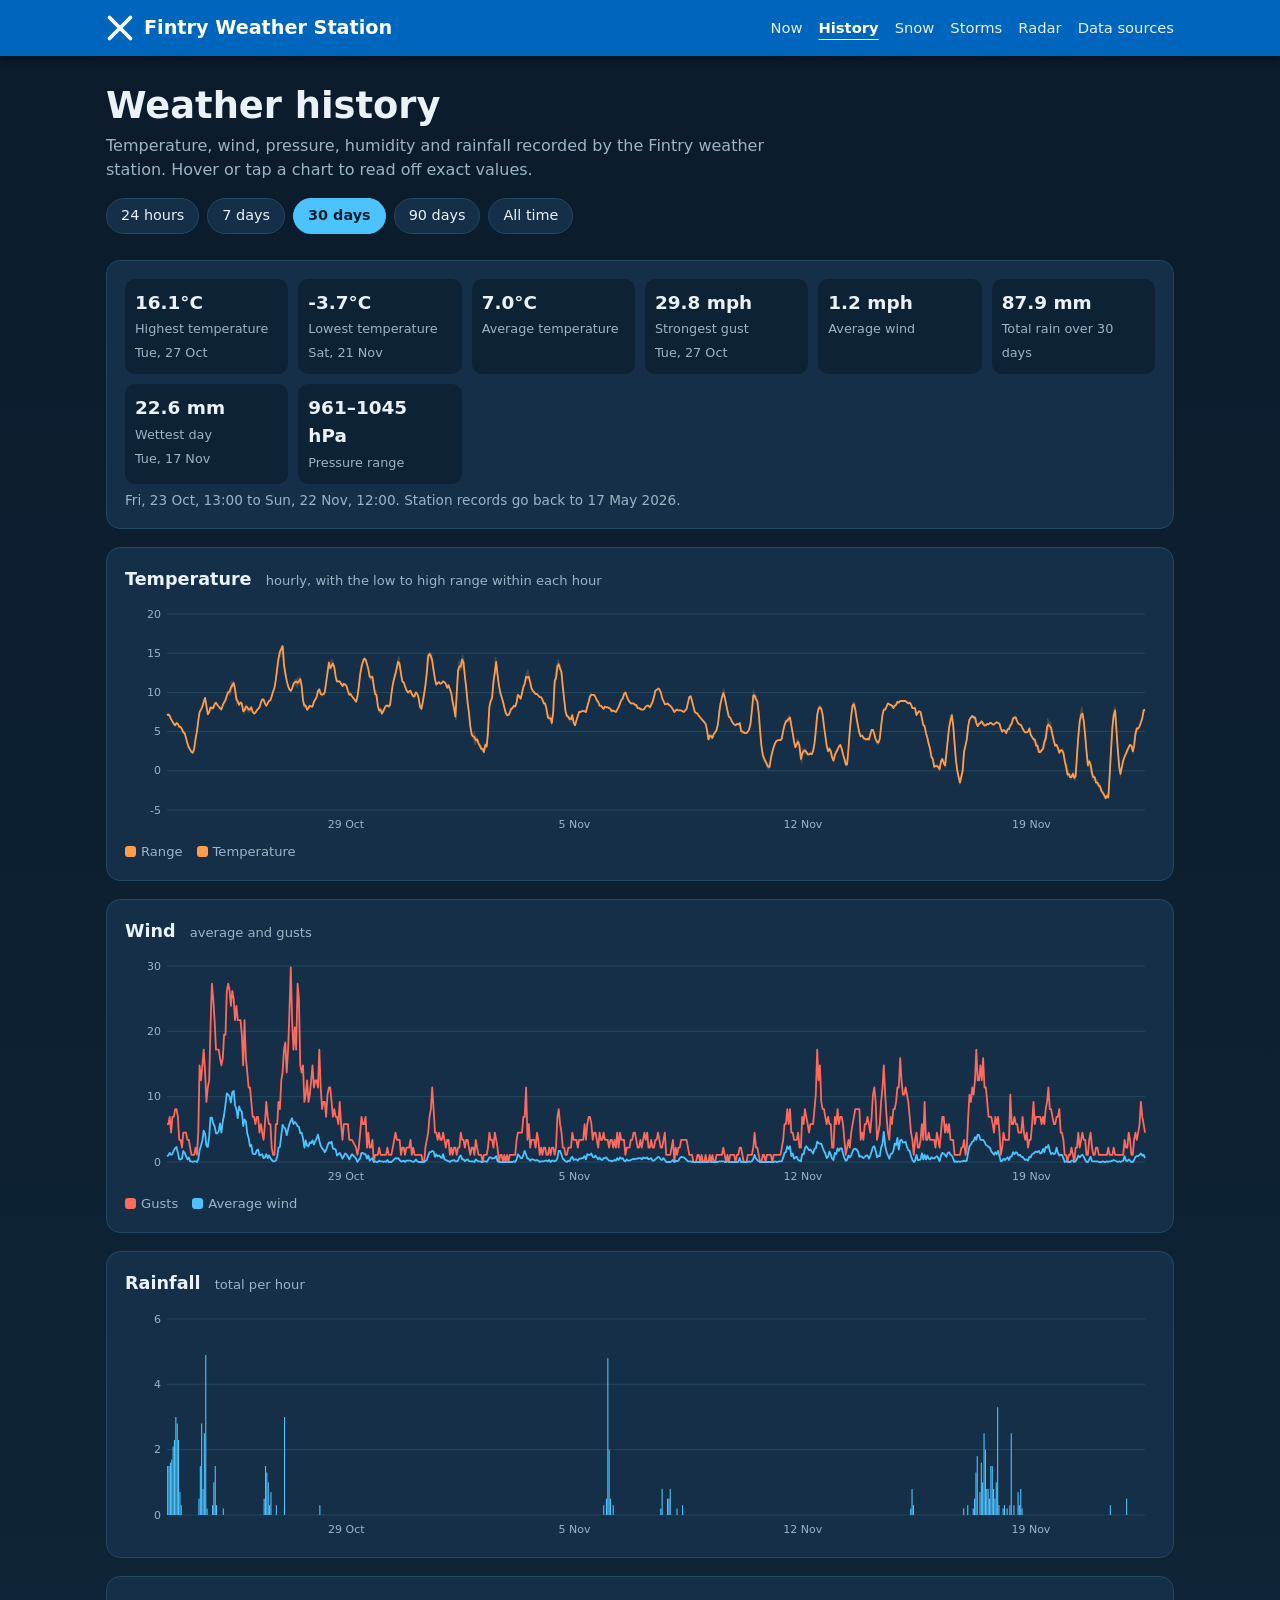
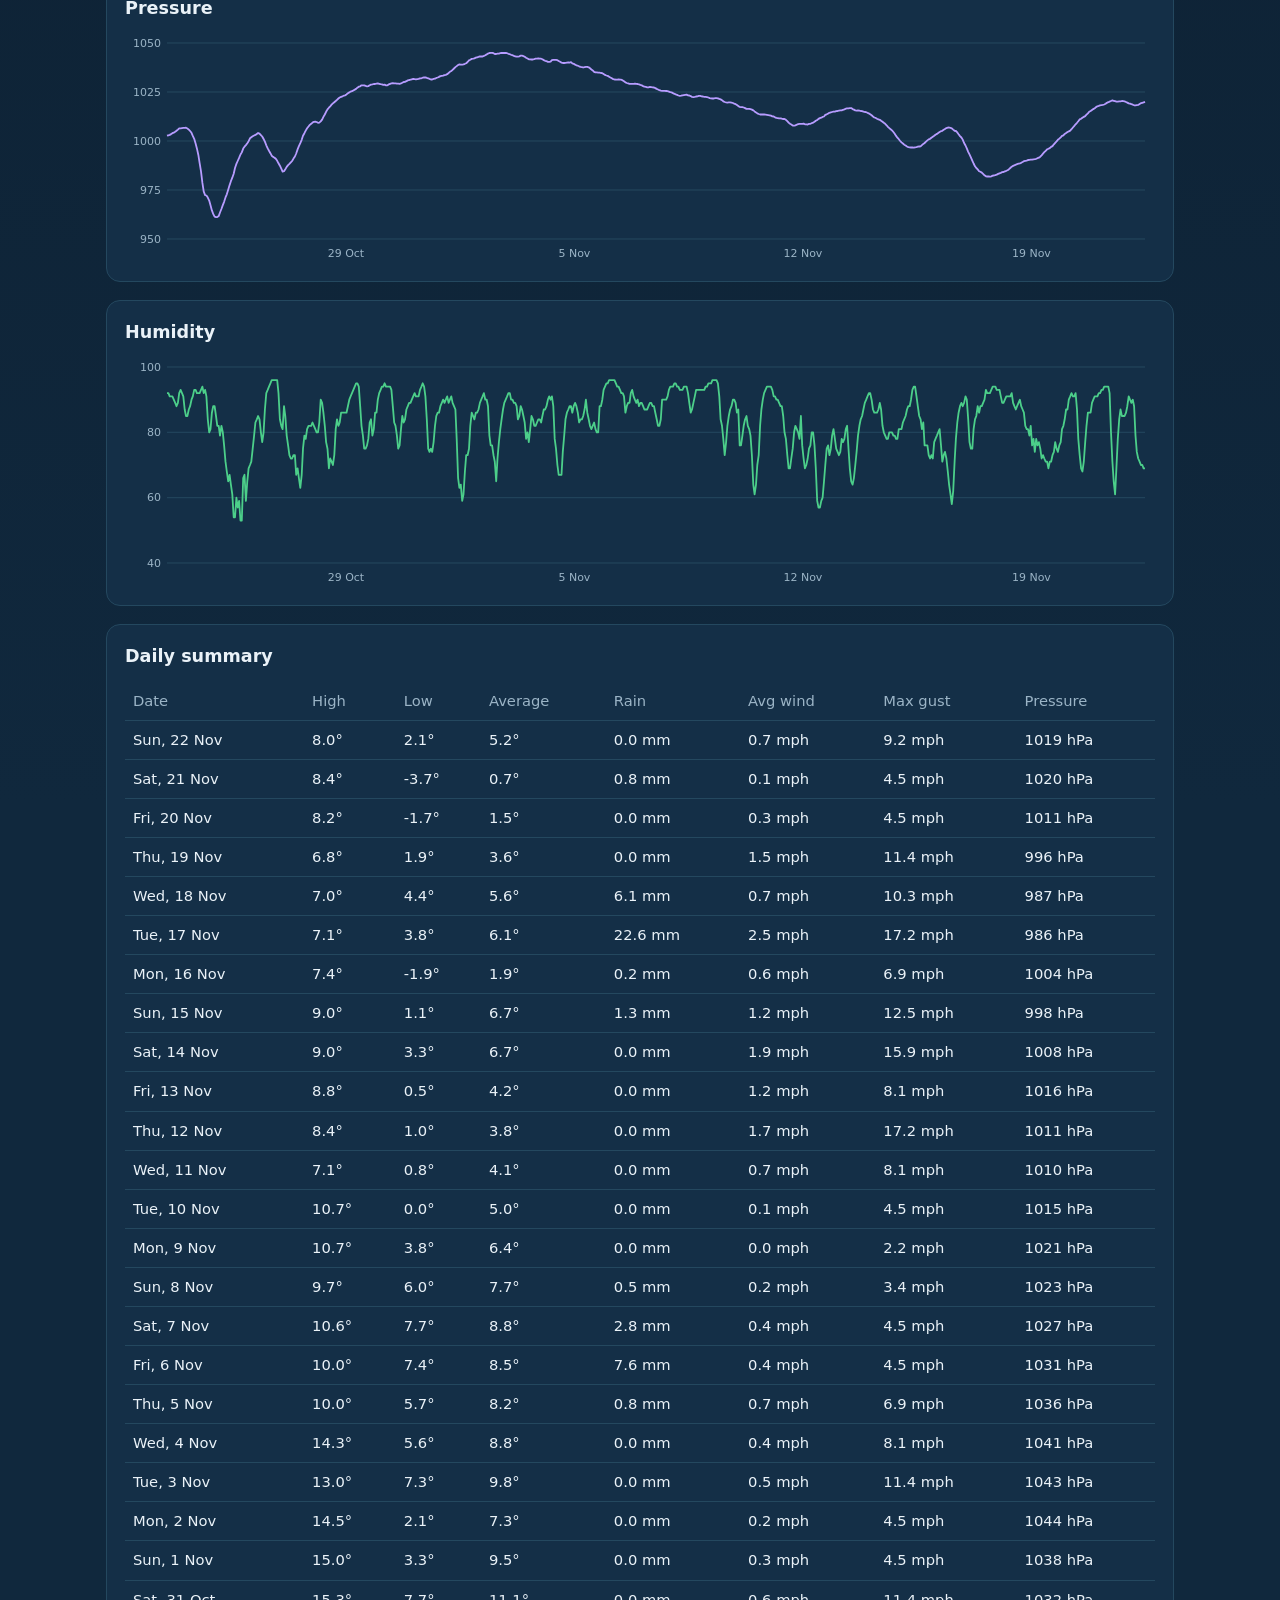
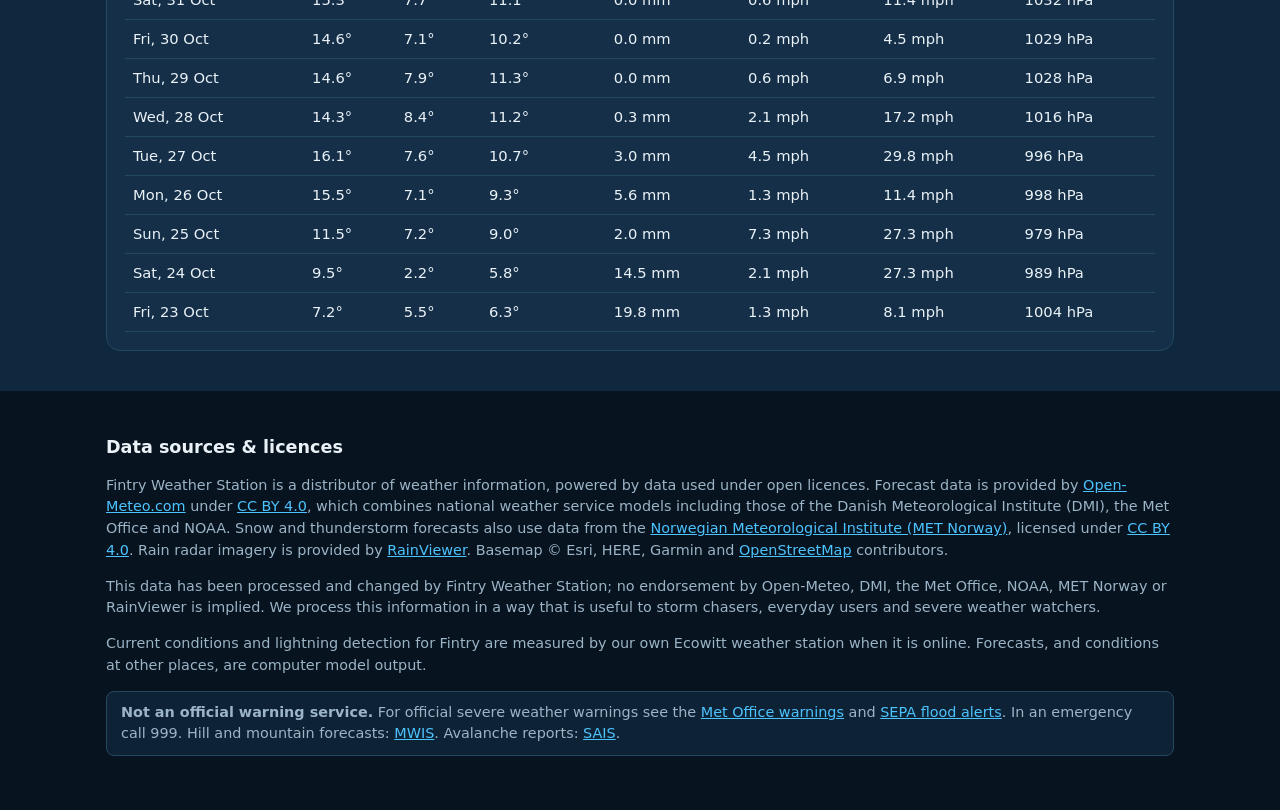
<file: history.html>
<!DOCTYPE html>
<html lang="en-GB">
<head>
<meta charset="utf-8">
<meta name="viewport" content="width=device-width, initial-scale=1">
<title>Weather History – Fintry Weather Station</title>
<meta name="description" content="History of temperature, wind, pressure, humidity and rainfall recorded by the Fintry weather station in Dundee.">
<link rel="stylesheet" href="style.css">
<link rel="manifest" href="manifest.webmanifest">
<meta name="theme-color" content="#0065bd">
<link rel="icon" type="image/png" href="icons/icon-192.png">
<link rel="apple-touch-icon" href="icons/apple-touch-icon.png">
</head>
<body>
<div id="site-header"></div>

<main class="wrap">
  <section class="hero">
    <h1>Weather history</h1>
    <p>Temperature, wind, pressure, humidity and rainfall recorded by the Fintry weather station. Hover or tap a chart to read off exact values.</p>
    <div class="picker" id="ranges" role="tablist" aria-label="Choose a time period"></div>
  </section>

  <section id="summary" class="card"><div class="loading">Loading history…</div></section>

  <section class="card"><h2>Temperature <span class="sub" id="tempSub"></span></h2><div id="cTemp"></div></section>
  <section class="card"><h2>Wind <span class="sub">average and gusts</span></h2><div id="cWind"></div></section>
  <section class="card"><h2>Rainfall <span class="sub" id="rainSub"></span></h2><div id="cRain"></div></section>
  <section class="card"><h2>Pressure</h2><div id="cPress"></div></section>
  <section class="card"><h2>Humidity</h2><div id="cHum"></div></section>

  <section class="card">
    <h2>Daily summary</h2>
    <div class="tablewrap"><table id="dailyTable"></table></div>
  </section>
</main>

<div id="site-footer"></div>

<script src="common.js"></script>
<script src="history.js"></script>
<script data-goatcounter="https://fintryweather.goatcounter.com/count" async src="//gc.zgo.at/count.js"></script>
</body>
</html>
</file>
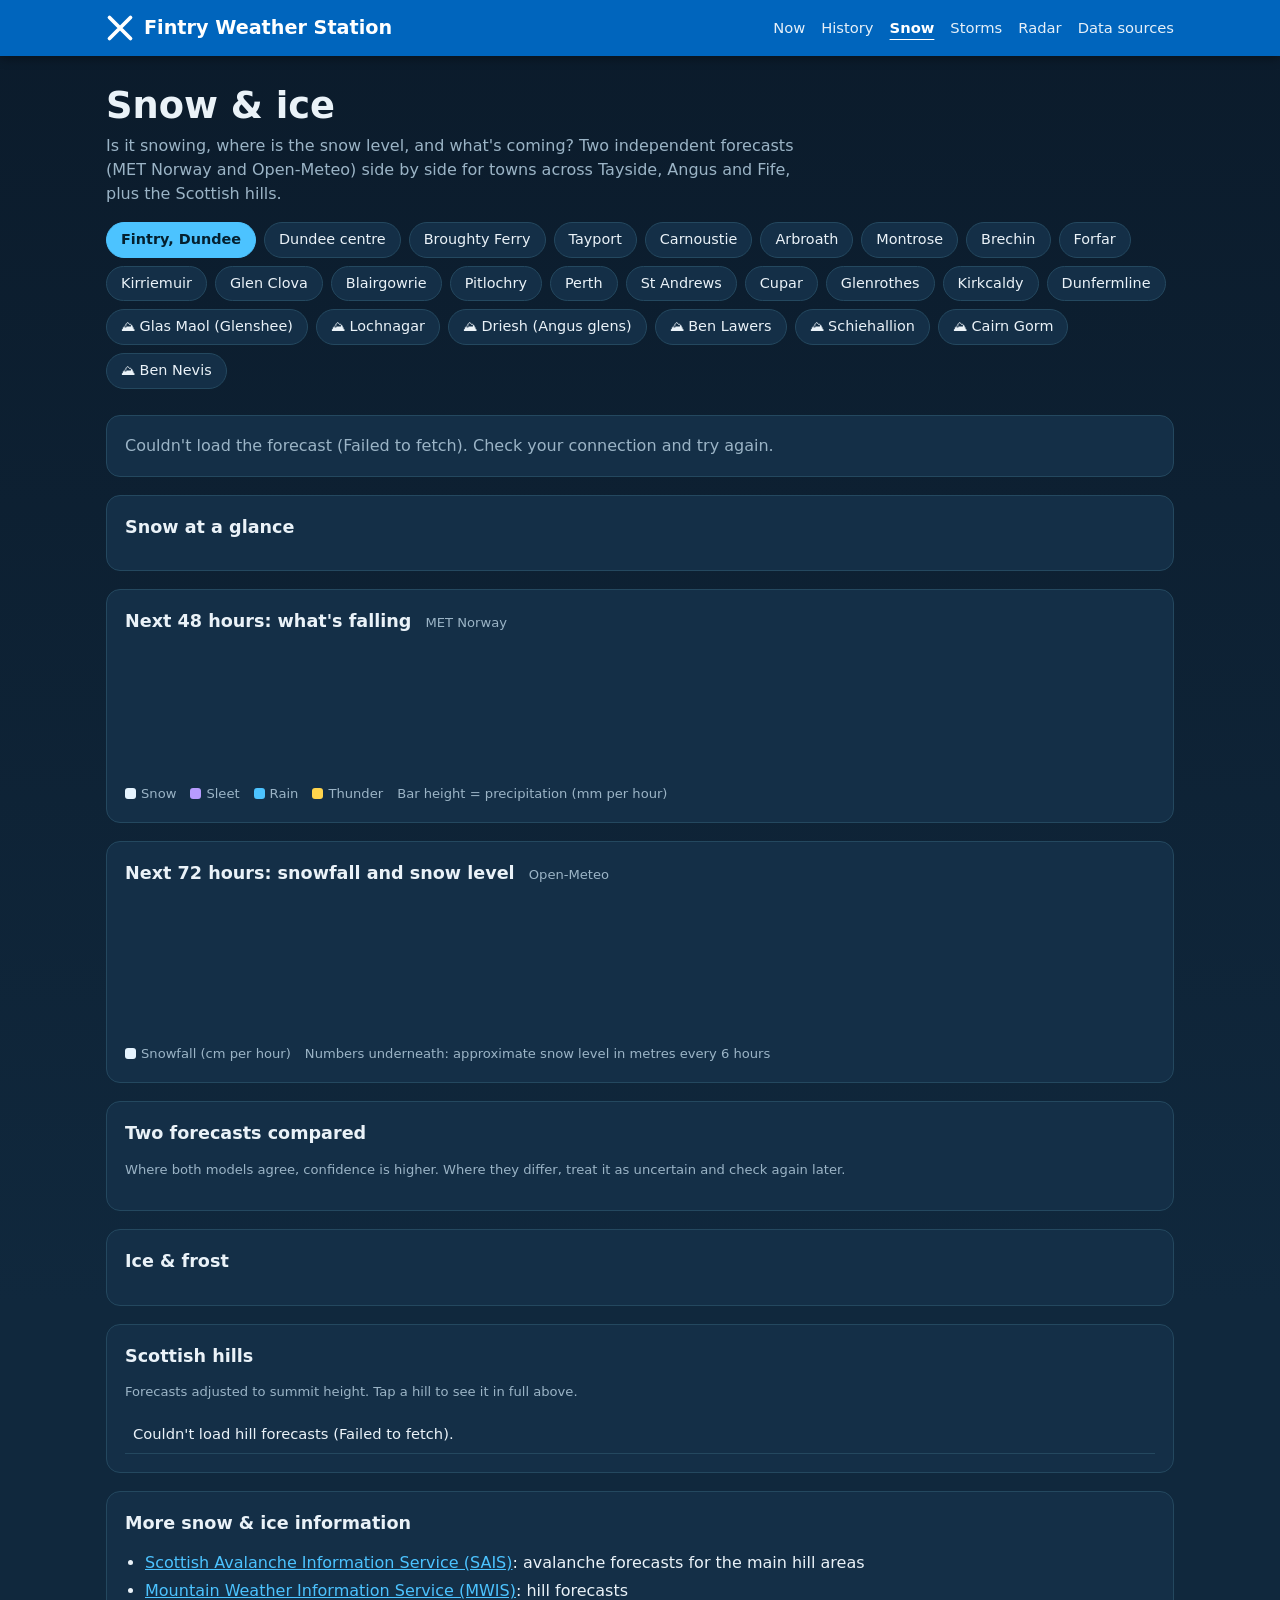
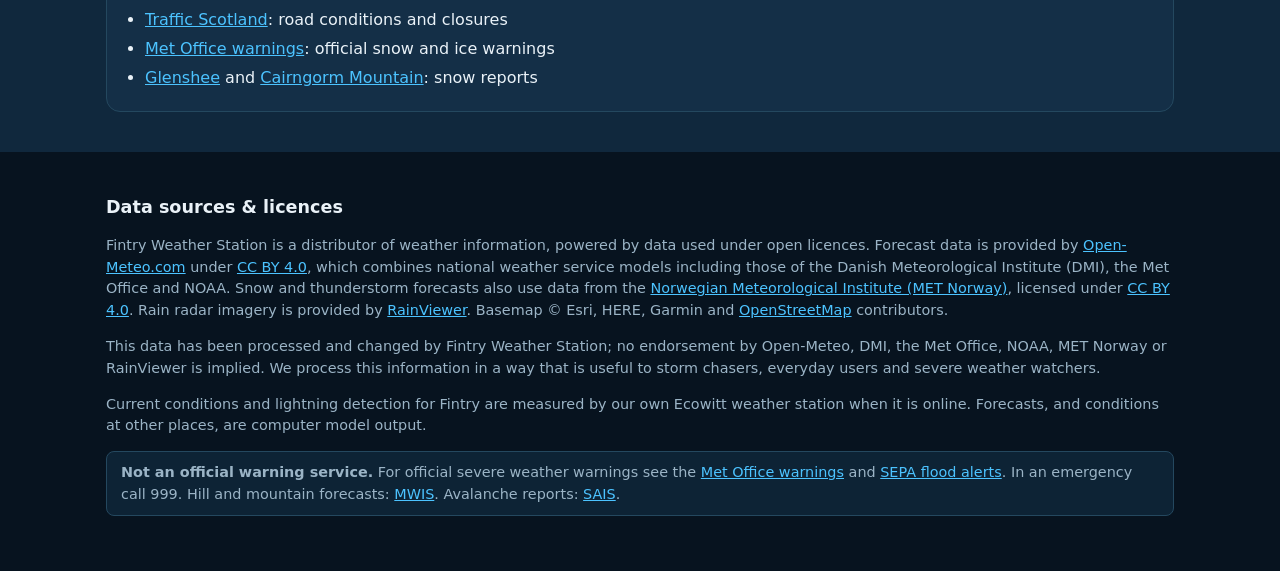
<file: snow.html>
<!DOCTYPE html>
<html lang="en-GB">
<head>
<meta charset="utf-8">
<meta name="viewport" content="width=device-width, initial-scale=1">
<title>Snow &amp; Ice – Fintry Weather Station</title>
<meta name="description" content="Snow forecast, snow level, frost and ice risk for Dundee, Angus, Fife and the Scottish hills, from two independent forecast models.">
<link rel="stylesheet" href="style.css">
<link rel="manifest" href="manifest.webmanifest">
<meta name="theme-color" content="#0065bd">
<link rel="icon" type="image/png" href="icons/icon-192.png">
<link rel="apple-touch-icon" href="icons/apple-touch-icon.png">
</head>
<body>
<div id="site-header"></div>

<main class="wrap">
  <section class="hero">
    <h1>Snow &amp; ice</h1>
    <p>Is it snowing, where is the snow level, and what's coming? Two independent forecasts (MET Norway and Open-Meteo) side by side for towns across Tayside, Angus and Fife, plus the Scottish hills.</p>
    <div class="picker" id="picker" role="tablist" aria-label="Choose a location"></div>
  </section>

  <section id="verdict" class="card" aria-live="polite"><div class="loading">Loading snow forecast…</div></section>

  <section class="card">
    <h2>Snow at a glance <span class="sub" id="siteInfo"></span></h2>
    <div class="stats grid4" id="snowStats"></div>
  </section>

  <section class="card">
    <h2>Next 48 hours: what's falling <span class="sub">MET Norway</span></h2>
    <div id="metChart" class="chart"></div>
    <div class="legend">
      <span><i class="k-snow"></i>Snow</span><span><i class="k-sleet"></i>Sleet</span><span><i class="k-rain"></i>Rain</span><span><i class="k-thunder"></i>Thunder</span>
      <span class="sub">Bar height = precipitation (mm per hour)</span>
    </div>
  </section>

  <section class="card">
    <h2>Next 72 hours: snowfall and snow level <span class="sub">Open-Meteo</span></h2>
    <div id="omChart" class="chart"></div>
    <div id="levelRow" class="levelrow"></div>
    <div class="legend"><span><i class="k-snow"></i>Snowfall (cm per hour)</span>
      <span class="sub">Numbers underneath: approximate snow level in metres every 6 hours</span></div>
  </section>

  <section class="card">
    <h2>Two forecasts compared</h2>
    <p class="sub">Where both models agree, confidence is higher. Where they differ, treat it as uncertain and check again later.</p>
    <div class="tablewrap"><table id="compare"></table></div>
  </section>

  <section class="card">
    <h2>Ice &amp; frost</h2>
    <div id="iceBody" class="storm"></div>
  </section>

  <section class="card">
    <h2>Scottish hills</h2>
    <p class="sub">Forecasts adjusted to summit height. Tap a hill to see it in full above.</p>
    <div class="tablewrap"><table id="hills"></table></div>
  </section>

  <section class="card">
    <h2>More snow &amp; ice information</h2>
    <ul class="links">
      <li><a href="https://www.sais.gov.uk/">Scottish Avalanche Information Service (SAIS)</a>: avalanche forecasts for the main hill areas</li>
      <li><a href="https://www.mwis.org.uk/forecasts/scottish-highlands">Mountain Weather Information Service (MWIS)</a>: hill forecasts</li>
      <li><a href="https://www.traffic.gov.scot/">Traffic Scotland</a>: road conditions and closures</li>
      <li><a href="https://www.metoffice.gov.uk/weather/warnings-and-advice/uk-warnings">Met Office warnings</a>: official snow and ice warnings</li>
      <li><a href="https://www.glenshee.co.uk/">Glenshee</a> and <a href="https://www.cairngormmountain.co.uk/">Cairngorm Mountain</a>: snow reports</li>
    </ul>
  </section>
</main>

<div id="site-footer"></div>
<script src="common.js"></script>
<script src="snow.js"></script>
<script data-goatcounter="https://fintryweather.goatcounter.com/count" async src="//gc.zgo.at/count.js"></script>
</body>
</html>
</file>
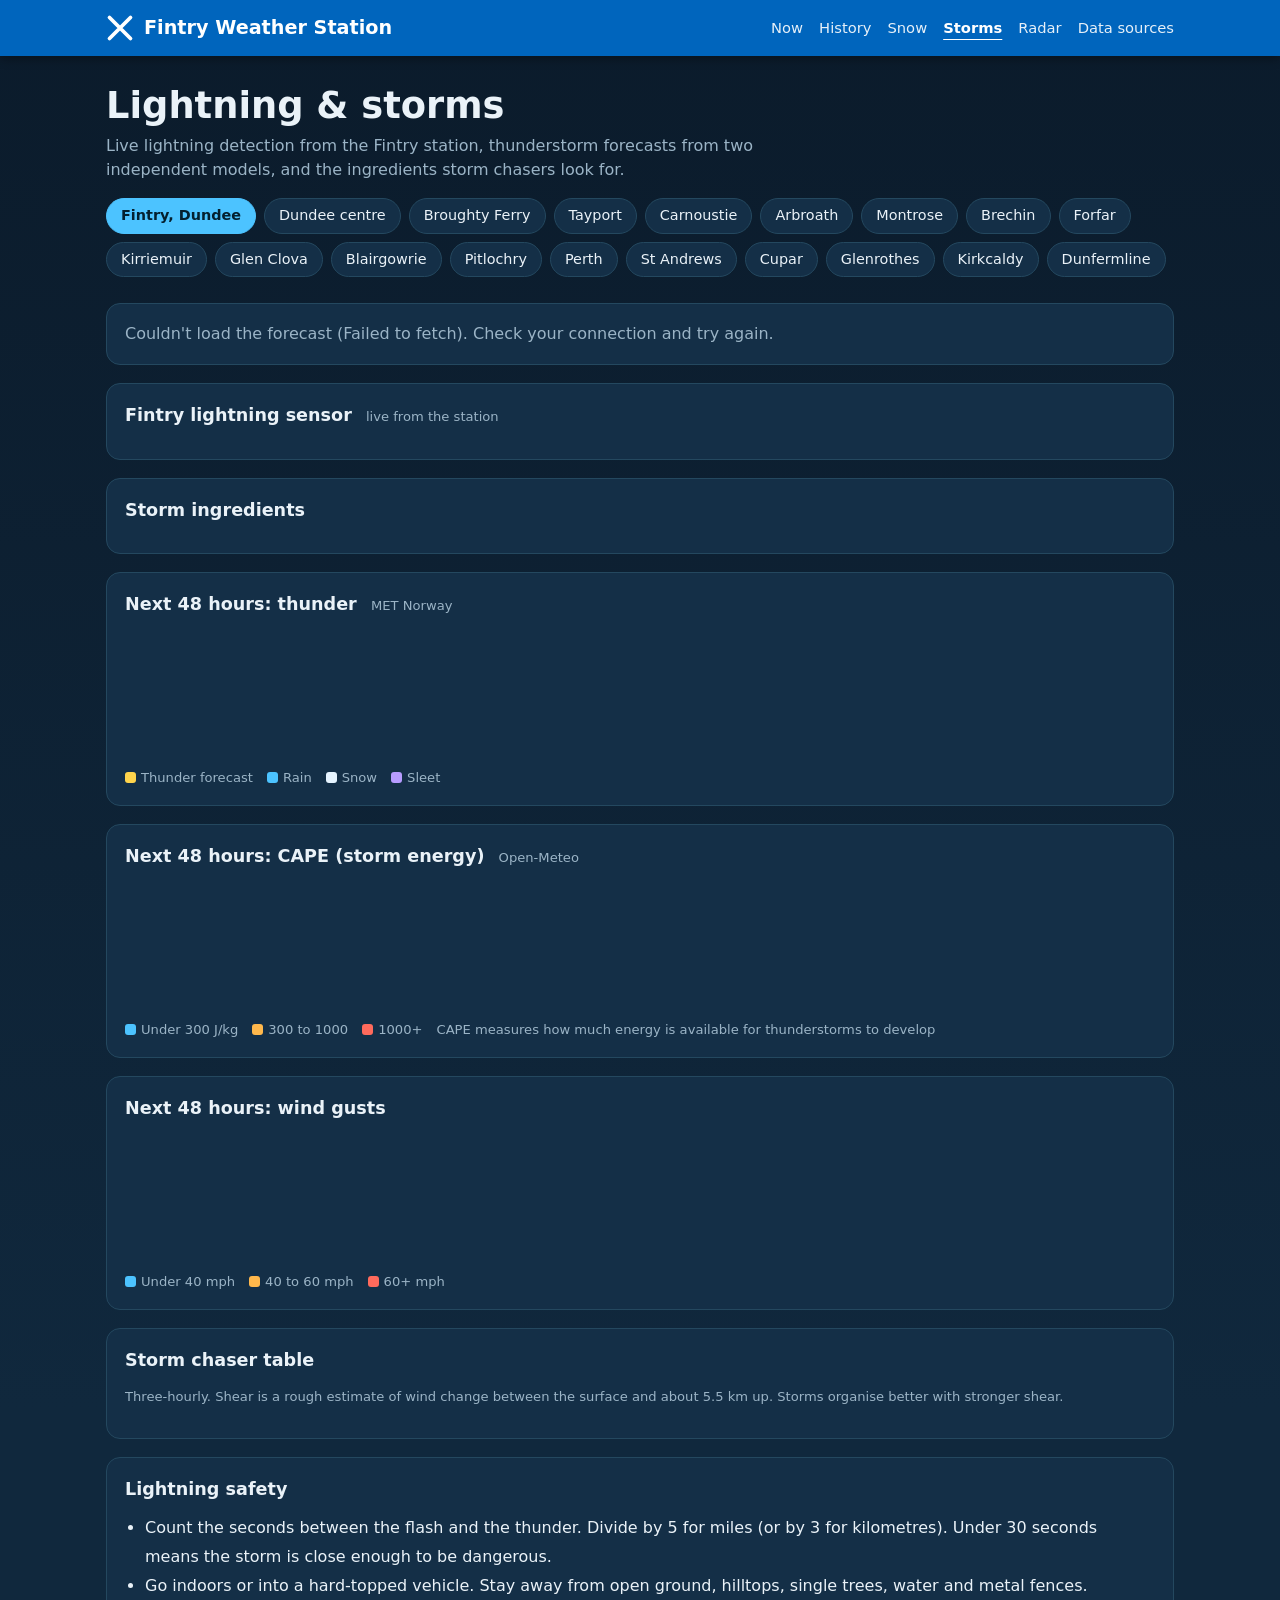
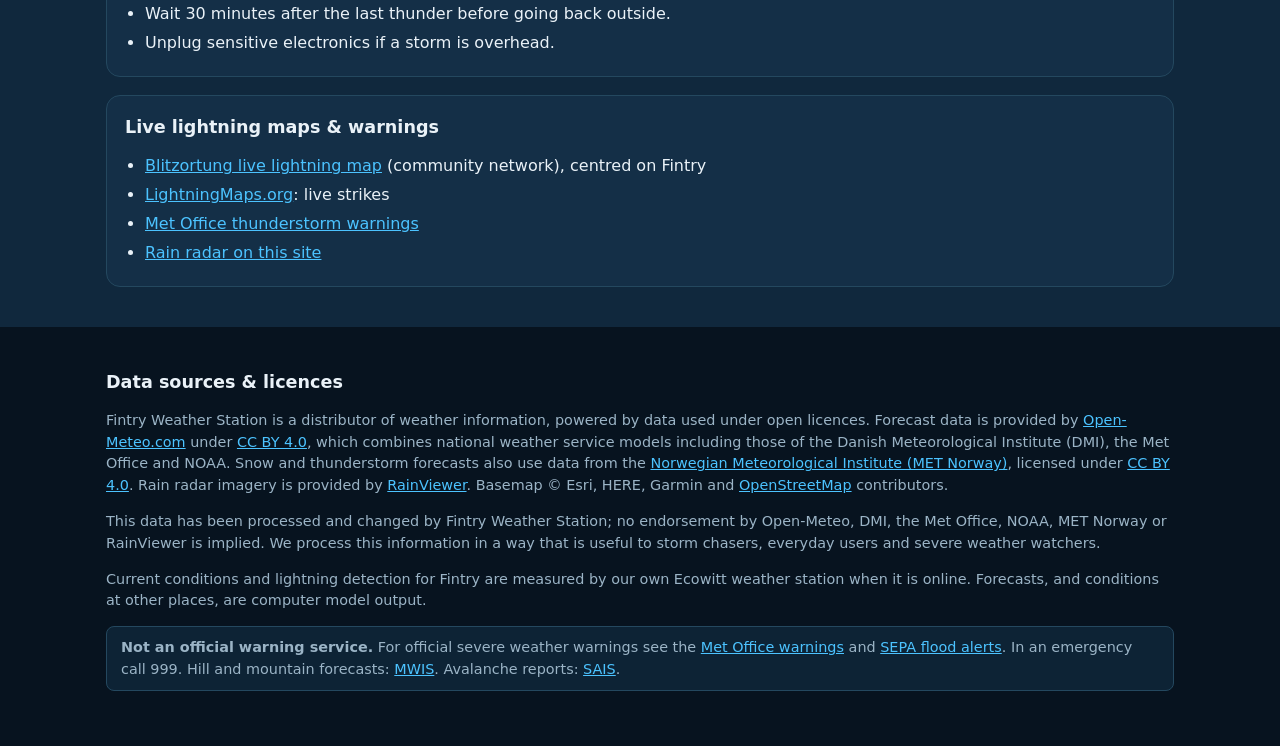
<file: storms.html>
<!DOCTYPE html>
<html lang="en-GB">
<head>
<meta charset="utf-8">
<meta name="viewport" content="width=device-width, initial-scale=1">
<title>Lightning &amp; Storms – Fintry Weather Station</title>
<meta name="description" content="Lightning detection from the Fintry weather station, thunderstorm forecasts, CAPE and storm chaser ingredients for Tayside, Angus and Fife.">
<link rel="stylesheet" href="style.css">
<link rel="manifest" href="manifest.webmanifest">
<meta name="theme-color" content="#0065bd">
<link rel="icon" type="image/png" href="icons/icon-192.png">
<link rel="apple-touch-icon" href="icons/apple-touch-icon.png">
</head>
<body>
<div id="site-header"></div>

<main class="wrap">
  <section class="hero">
    <h1>Lightning &amp; storms</h1>
    <p>Live lightning detection from the Fintry station, thunderstorm forecasts from two independent models, and the ingredients storm chasers look for.</p>
    <div class="picker" id="picker" role="tablist" aria-label="Choose a location for the forecast"></div>
  </section>

  <section id="verdict" class="card" aria-live="polite"><div class="loading">Loading storm forecast…</div></section>

  <section class="card">
    <h2>Fintry lightning sensor <span class="sub">live from the station</span></h2>
    <div id="stationBody" class="stats grid4"></div>
    <div id="stationNote" class="sub"></div>
  </section>

  <section class="card">
    <h2>Storm ingredients <span class="sub" id="siteInfo"></span></h2>
    <div class="stats grid4" id="ingredients"></div>
  </section>

  <section class="card">
    <h2>Next 48 hours: thunder <span class="sub">MET Norway</span></h2>
    <div id="thunderChart" class="chart"></div>
    <div class="legend">
      <span><i class="k-thunder"></i>Thunder forecast</span><span><i class="k-rain"></i>Rain</span><span><i class="k-snow"></i>Snow</span><span><i class="k-sleet"></i>Sleet</span>
    </div>
  </section>

  <section class="card">
    <h2>Next 48 hours: CAPE (storm energy) <span class="sub">Open-Meteo</span></h2>
    <div id="capeChart" class="chart"></div>
    <div class="legend"><span><i class="k-cape1"></i>Under 300 J/kg</span><span><i class="k-cape2"></i>300 to 1000</span><span><i class="k-cape3"></i>1000+</span>
      <span class="sub">CAPE measures how much energy is available for thunderstorms to develop</span></div>
  </section>

  <section class="card">
    <h2>Next 48 hours: wind gusts</h2>
    <div id="gustChart" class="chart"></div>
    <div class="legend"><span><i class="k-cape1"></i>Under 40 mph</span><span><i class="k-cape2"></i>40 to 60 mph</span><span><i class="k-cape3"></i>60+ mph</span></div>
  </section>

  <section class="card">
    <h2>Storm chaser table</h2>
    <p class="sub">Three-hourly. Shear is a rough estimate of wind change between the surface and about 5.5 km up. Storms organise better with stronger shear.</p>
    <div class="tablewrap"><table id="chaser"></table></div>
  </section>

  <section class="card">
    <h2>Lightning safety</h2>
    <ul class="links">
      <li>Count the seconds between the flash and the thunder. Divide by 5 for miles (or by 3 for kilometres). Under 30 seconds means the storm is close enough to be dangerous.</li>
      <li>Go indoors or into a hard-topped vehicle. Stay away from open ground, hilltops, single trees, water and metal fences.</li>
      <li>Wait 30 minutes after the last thunder before going back outside.</li>
      <li>Unplug sensitive electronics if a storm is overhead.</li>
    </ul>
  </section>

  <section class="card">
    <h2>Live lightning maps &amp; warnings</h2>
    <ul class="links">
      <li><a href="https://map.blitzortung.org/#8/56.48/-2.92">Blitzortung live lightning map</a> (community network), centred on Fintry</li>
      <li><a href="https://www.lightningmaps.org/#m=oss;t=3;s=0;o=0;b=0.00;ts=0;y=56.48;x=-2.92;z=8;d=2;dl=2;dc=0;">LightningMaps.org</a>: live strikes</li>
      <li><a href="https://www.metoffice.gov.uk/weather/warnings-and-advice/uk-warnings">Met Office thunderstorm warnings</a></li>
      <li><a href="index.html#map">Rain radar on this site</a></li>
    </ul>
  </section>
</main>

<div id="site-footer"></div>
<script src="common.js"></script>
<script src="storms.js"></script>
<script data-goatcounter="https://fintryweather.goatcounter.com/count" async src="//gc.zgo.at/count.js"></script>
</body>
</html>
</file>
<file: style.css>
:root{
  --bg:#0b1b2b; --bg2:#10283d; --card:#142f47; --line:#24485f;
  --text:#eaf2f8; --mute:#9bb4c6; --accent:#4cc3ff; --saltire:#0065bd;
  --ok:#4ccf8a; --amber:#ffb84c; --red:#ff6a5c;
}
*{box-sizing:border-box}
html{scroll-behavior:smooth}
body{margin:0;background:linear-gradient(180deg,var(--bg),var(--bg2) 60%);color:var(--text);
  font:16px/1.5 system-ui,-apple-system,"Segoe UI",Roboto,sans-serif;min-height:100vh}
a{color:var(--accent)}
.wrap{max-width:1100px;margin:0 auto;padding:0 16px}
.top{background:var(--saltire);position:sticky;top:0;z-index:1000;box-shadow:0 2px 10px #0006}
.bar{display:flex;align-items:center;justify-content:space-between;gap:12px;min-height:56px;flex-wrap:wrap}
.brand{display:flex;align-items:center;gap:10px;color:#fff;text-decoration:none;font-weight:700;font-size:1.2rem}
nav a{color:#fff;text-decoration:none;margin-left:16px;font-size:.92rem;opacity:.9}
nav a:hover{opacity:1;text-decoration:underline}
.hero{padding:28px 0 8px}
.hero h1{margin:0 0 6px;font-size:clamp(1.5rem,4vw,2.3rem);line-height:1.2}
.hero p{margin:0 0 16px;color:var(--mute);max-width:700px}
.picker{display:flex;flex-wrap:wrap;gap:8px}
.picker button{background:var(--card);color:var(--text);border:1px solid var(--line);border-radius:999px;
  padding:6px 14px;cursor:pointer;font:inherit;font-size:.9rem}
.picker button:hover{border-color:var(--accent)}
.picker button.on{background:var(--accent);color:#04202f;border-color:var(--accent);font-weight:600}
.card{background:var(--card);border:1px solid var(--line);border-radius:14px;padding:18px;margin:18px 0}
.card h2{margin:0 0 12px;font-size:1.1rem}
.loading{color:var(--mute)}
.now{display:grid;grid-template-columns:1fr 1fr;gap:18px;align-items:center}
.now .big{display:flex;align-items:center;gap:16px}
.now .icon{font-size:4rem;line-height:1}
.now .temp{font-size:3.4rem;font-weight:700;line-height:1}
.now .desc{color:var(--mute)}
.now h2{font-size:1.4rem;margin:0}
.stats{display:grid;grid-template-columns:repeat(3,1fr);gap:10px}
.stat{background:#0d2335;border-radius:10px;padding:10px}
.stat b{display:block;font-size:1.15rem}
.stat span{color:var(--mute);font-size:.8rem}
.storm{display:grid;gap:10px}
.alert{border-left:6px solid var(--ok);background:#0d2335;border-radius:8px;padding:10px 14px}
.alert.amber{border-color:var(--amber)} .alert.red{border-color:var(--red)}
.alert strong{display:block}
.alert small{color:var(--mute)}
.hourly{display:flex;gap:8px;overflow-x:auto;padding-bottom:8px}
.hr{flex:0 0 74px;text-align:center;background:#0d2335;border-radius:10px;padding:8px 4px;font-size:.85rem}
.hr .t{color:var(--mute)} .hr .i{font-size:1.5rem} .hr b{display:block;font-size:1rem}
.hr .rain{color:var(--accent)} .hr .gust{color:var(--mute);font-size:.75rem}
.hr .bar{height:4px;background:var(--accent);border-radius:2px;margin:4px auto 2px;min-height:2px;display:block}
#mapEl{height:480px;border-radius:10px;overflow:hidden;background:#0d2335}
.maptools{display:flex;align-items:center;gap:12px;margin-top:10px;color:var(--mute);font-size:.9rem}
.maptools button{background:var(--accent);color:#04202f;border:0;border-radius:8px;padding:6px 14px;font:inherit;font-weight:600;cursor:pointer}
.daily{display:grid;gap:8px}
.day{display:grid;grid-template-columns:90px 36px 1fr auto;gap:10px;align-items:center;background:#0d2335;border-radius:10px;padding:8px 12px}
.day .d{font-weight:600} .day .i{font-size:1.5rem}
.day .m{color:var(--mute);font-size:.85rem}
.day .r{text-align:right;font-variant-numeric:tabular-nums}
.tablewrap{overflow-x:auto}
table{width:100%;border-collapse:collapse;font-size:.92rem}
th,td{text-align:left;padding:8px;border-bottom:1px solid var(--line);white-space:nowrap}
th{color:var(--mute);font-weight:500}
tbody tr{cursor:pointer} tbody tr:hover{background:#0d2335}
footer{background:#07131f;margin-top:40px;padding:28px 0 40px;color:var(--mute);font-size:.9rem}
footer h2{color:var(--text);font-size:1.1rem}
.warn{border:1px solid var(--line);border-radius:8px;padding:10px 14px;background:#0d2335}
.pin{background:var(--saltire);color:#fff;border:2px solid #fff;border-radius:999px;font-size:11px;font-weight:700;
  text-align:center;line-height:20px;min-width:40px;padding:0 4px;box-shadow:0 1px 4px #0008}
@media(max-width:700px){
  .now{grid-template-columns:1fr}
  .day{grid-template-columns:70px 30px 1fr}
  .day .r{grid-column:1/-1;text-align:left}
  nav a{margin-left:10px}
}

.live{display:inline-block;margin:4px 0 8px;font-size:.8rem;color:var(--ok);background:#0d2335;border:1px solid var(--ok);border-radius:999px;padding:2px 10px}

nav a.active{text-decoration:underline;text-underline-offset:6px;opacity:1;font-weight:600}
.sub{color:var(--mute);font-size:.82rem;font-weight:400}
.card h2 .sub{margin-left:8px}
.grid4{grid-template-columns:repeat(auto-fit,minmax(150px,1fr))}
.chart{display:flex;gap:2px;align-items:flex-end;overflow-x:auto;padding-bottom:4px;min-height:130px}
.chart .col{flex:1 0 12px;min-width:12px;display:flex;flex-direction:column;align-items:center}
.chart .plot{height:110px;width:100%;display:flex;align-items:flex-end}
.chart .plot i{display:block;width:100%;border-radius:3px 3px 0 0;min-height:0}
.chart .col span{font-size:9px;color:var(--mute);height:14px;white-space:nowrap;overflow:visible;text-align:center}
.levelrow{display:flex;justify-content:space-between;gap:4px;margin:8px 0;overflow-x:auto}
.levelrow div{text-align:center;font-size:.8rem;min-width:56px}
.levelrow b{display:block;color:var(--text)} .levelrow span{color:var(--mute);font-size:.7rem}
.legend{display:flex;flex-wrap:wrap;gap:14px;align-items:center;margin-top:8px;font-size:.82rem;color:var(--mute)}
.legend i{display:inline-block;width:11px;height:11px;border-radius:3px;margin-right:5px;vertical-align:-1px}
.k-snow{background:#e6f4ff}.k-sleet{background:#b79cff}.k-rain{background:#4cc3ff}.k-thunder{background:#ffd44c}.k-dry{background:transparent}
.k-cape1{background:#4cc3ff}.k-cape2{background:var(--amber)}.k-cape3{background:var(--red)}
td.good{color:var(--ok)} td.bad{color:var(--red)} td.warn{color:var(--amber)}
.links{margin:0;padding-left:20px;line-height:1.8}
.stat b{overflow-wrap:anywhere}

/* Station history charts */
.hc{position:relative}
.hc svg{display:block;width:100%;height:auto;touch-action:pan-y;user-select:none}
.hc .grid{stroke:var(--line);stroke-width:1}
.hc .ax{fill:var(--mute);font-size:11px}
.hc .cursor{stroke:var(--mute);stroke-width:1;stroke-dasharray:3 3}
.hc .tip{position:absolute;top:6px;background:#07131fec;border:1px solid var(--line);border-radius:8px;padding:6px 10px;font-size:.8rem;pointer-events:none;white-space:nowrap;z-index:5}
.hc .tip strong{display:block;margin-bottom:2px}
.hc .tip i{display:inline-block;width:9px;height:9px;border-radius:2px;margin-right:6px}
.chips{display:flex;flex-wrap:wrap;gap:6px;margin:0 0 12px}
.chips button{background:#0d2335;color:var(--text);border:1px solid var(--line);border-radius:999px;padding:4px 12px;cursor:pointer;font:inherit;font-size:.85rem}
.chips button:hover{border-color:var(--accent)}
.chips button.on{background:var(--accent);color:#04202f;border-color:var(--accent);font-weight:600}
.chips .gap{flex:1 0 12px}
.card h2 a.more{float:right;font-size:.85rem;font-weight:400}
.hist-note{color:var(--mute);font-size:.85rem;margin:6px 0 0}
</file>
